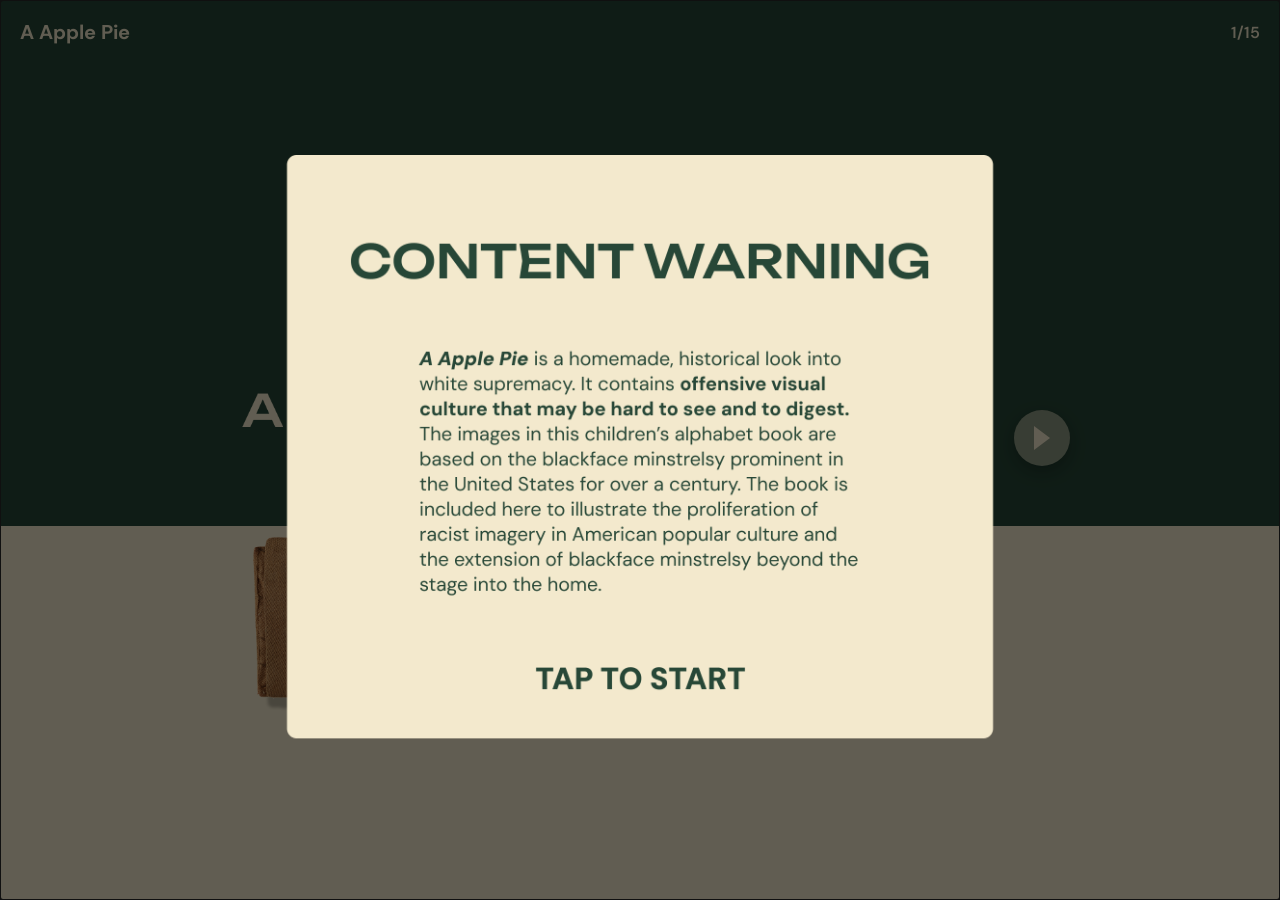
<file: index.html>
<!doctype html>
<html lang="en">
<head>
  <meta charset="utf-8" />
  <meta name="viewport" content="width=device-width,initial-scale=1" />
  <title>A Apple Pie — Gallery</title>
  <link rel="stylesheet" href="css/styles.css">
</head>
<body>
  <header class="site-header">
    <h1><a href="#" id="site-title">A Apple Pie</a></h1>
  <div class="page-count" aria-hidden="false">1/15</div>
  </header>

  <!-- Warning overlay shown on initial load; clicking/tapping anywhere dismisses it -->
  <div id="warning-overlay" role="dialog" aria-label="Warning" aria-hidden="false">
    <img src="images/warning.png" alt="Warning" id="warning-image">
  </div>

  <!-- Inactivity modal: appears after a period of user inactivity -->
  <div id="inactivity-modal" role="dialog" aria-label="Are you still there?" aria-hidden="true">
    <div class="inactivity-content">
      <p class="inactivity-title">Are you still there?</p>
      <p class="inactivity-countdown">Continuing in <span id="inactivity-count">5</span>s</p>
      <button id="continue-viewing" class="btn-ghost">Continue viewing</button>
    </div>
  </div>

  <main>
    <section class="gallery-container" data-gallery="images/p1.png,images/p2.png,images/p3.png,images/p4.png,images/p5.png,images/p6.png,images/p7.png,images/p8.png,images/p9.png,images/p10.png,images/p11.png,images/p12.png,images/p13.png,images/p14.png,images/p15.png">
      <div class="viewer single-view">
        <button class="btn prev" aria-label="Previous">◀</button>
        <img class="main-image" src="images/p1.png" alt="Gallery image">
        <button class="btn next" aria-label="Next">▶</button>
      </div>
    </section>
  </main>

  <script src="js/gallery.js"></script>
</body>
</html>
</file>
<file: css/styles.css>
@import url('https://fonts.googleapis.com/css2?family=DM+Sans:wght@400;500;700&display=swap');
*{box-sizing:border-box}
html,body{height:100%}
body{font-family:'DM Sans',system-ui,-apple-system,Segoe UI,Roboto,Arial;margin:0;color:#F3E9CD;background:linear-gradient(to bottom,#274737 0 58.5%,#F3E9CD 58.5% 100%);background-attachment:fixed}
.site-header{display:flex;align-items:center;justify-content:space-between;padding:1rem 1.25rem}
.site-header h1{margin:0;font-size:1.25rem}
.site-header h1 a#site-title,
#site-title{
	color: inherit; /* keep the existing color */
	text-decoration: none; /* no underline */
	cursor: pointer;
	display:inline-block;
}

#site-title:hover{
	text-decoration:none;
	opacity:0.95;
}

#site-title:focus{
	outline:none;
	box-shadow:0 0 0 3px rgba(243,233,205,0.15);
	border-radius:3px;
}
.page-count{margin-left:1rem;color:#F3E9CD;font-weight:600}
/* Warning overlay styles */
#warning-overlay{
	position:fixed;
	inset:0;
	display:flex;
	align-items:center;
	justify-content:center;
	background: rgba(0,0,0,0.6);
	z-index:9999;
}
#warning-overlay[aria-hidden="true"]{display:none}
#warning-overlay #warning-image{
	max-width:90%;
	max-height:90%;
	cursor:pointer;
	border-radius:6px;
}

/* Inactivity modal styles */
#inactivity-modal{
	position:fixed;
	inset:0;
	display:flex;
	align-items:center;
	justify-content:center;
	background: rgba(0,0,0,0.55);
	z-index:10000; /* above warning overlay */
}
#inactivity-modal[aria-hidden="true"]{display:none}

.inactivity-content{
	background: #F3E9CD; /* cream */
	color: #274737; /* dark green */
	padding:2rem 2.25rem;
	border-radius:8px;
	text-align:center;
	min-width:260px;
	box-shadow: 0 12px 30px rgba(0,0,0,0.35);
}
.inactivity-title{font-weight:700;margin:0 0 0.5rem;font-size:1.125rem}
.inactivity-countdown{margin:0 0 1rem;color:rgba(39,71,55,0.9)}
.inactivity-content #inactivity-count{font-weight:700}

.btn-ghost{
	background:transparent;
	border:2px solid rgba(39,71,55,0.12);
	color:#274737;
	padding:0.5rem 1rem;
	border-radius:6px;
	cursor:pointer;
	font-weight:600;
}
.btn-ghost:focus{outline:none;box-shadow:0 0 0 4px rgba(39,71,55,0.08)}
.btn-ghost:hover{opacity:0.95}
main{padding:1.25rem}
.gallery-container{max-width:900px;margin:0 auto}
/* make viewer fill the viewport and image cover the area
	Use aspect-ratio matching the iPad dimensions: 9.79in x 7.07in -> ratio ~ 979/707
*/
.site-header{position:fixed;top:0;left:0;right:0;z-index:20;height:64px;padding:0 1.25rem;background:#274737;backdrop-filter:blur(4px);display:flex;align-items:center;justify-content:space-between}
.viewer{position:relative;display:flex;align-items:center;justify-content:center;background:transparent;padding:0;margin:0}
.viewer.single-view{width:100%;height:calc(100vh - 64px);padding:0;border-radius:0;overflow:hidden}
.viewer img.main-image{width:100%;height:100%;object-fit:contain;border-radius:0;border:none;display:block}
.btn{
	background:transparent;
	border:none;
	width:64px;
	height:64px;
	border-radius:50%;
	padding:0;
	cursor:pointer;
	margin:0 1rem;
	position:relative;
	display:inline-flex;
	align-items:center;
	justify-content:center;
	font-size:0; /* hide the text arrows inside the button; aria-labels remain for accessibility */
	line-height:0;
}

.btn::before{
	/* translucent circular background with shadow */
	content:'';
	position:absolute;
	width:56px;
	height:56px;
	border-radius:50%;
	background: rgba(243,233,205,0.5); /* #F3E9CD at 50% opacity */
	box-shadow: 0 6px 16px rgba(0,0,0,0.25);
	z-index:0;
}

.btn::after{
	/* triangle arrow on top of the circle */
	content:'';
	position:absolute;
	z-index:1;
	width:0;
	height:0;
	border-top:12px solid transparent;
	border-bottom:12px solid transparent;
	border-right:16px solid #F3E9CD; /* default: right-pointing triangle (flipped) */
}

.btn.next::after{ /* left arrow for .next (flipped) */
	border-right:0;
	border-left:16px solid #F3E9CD;
}

.btn:focus{outline:none}
.btn:focus-visible{box-shadow: 0 0 0 3px rgba(243,233,205,0.15);}
@media(min-width:700px){.viewer.single-view{padding:3rem}}
.content{max-width:900px;margin:0 auto}
</file>
